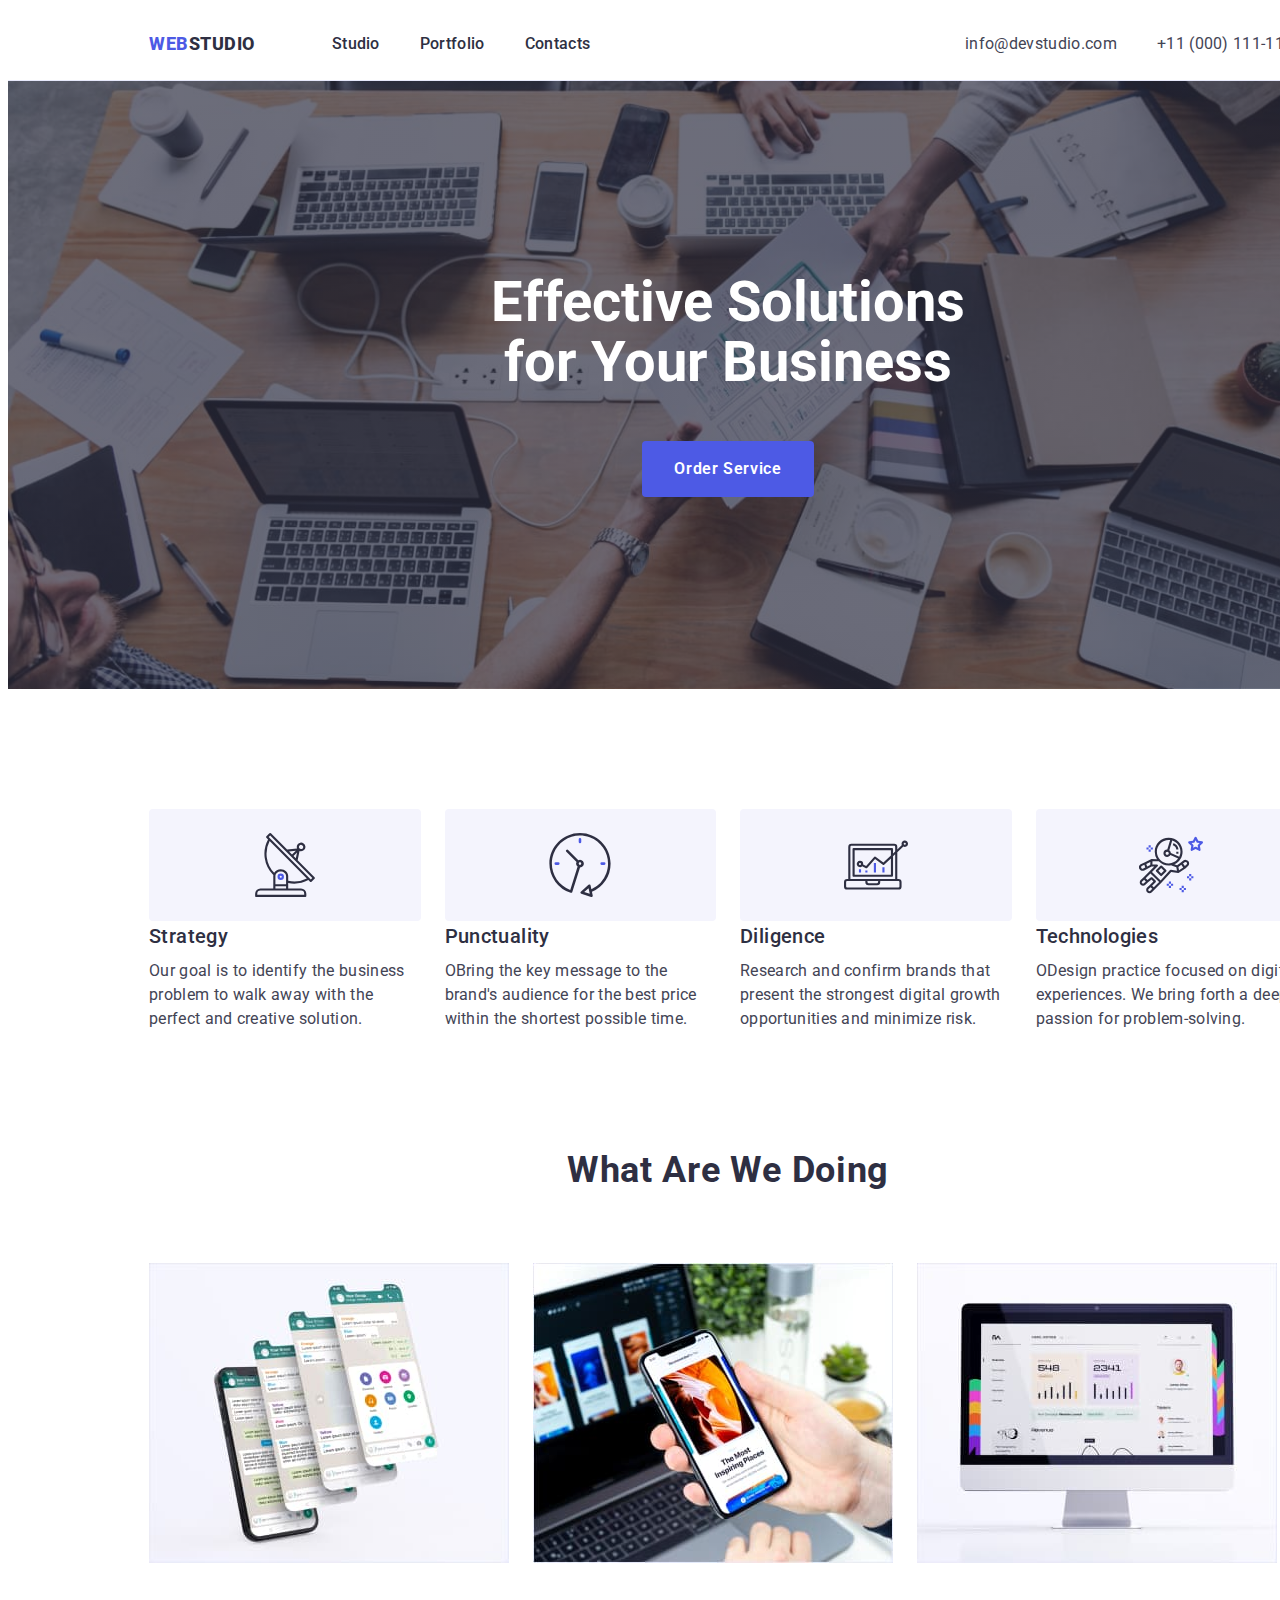
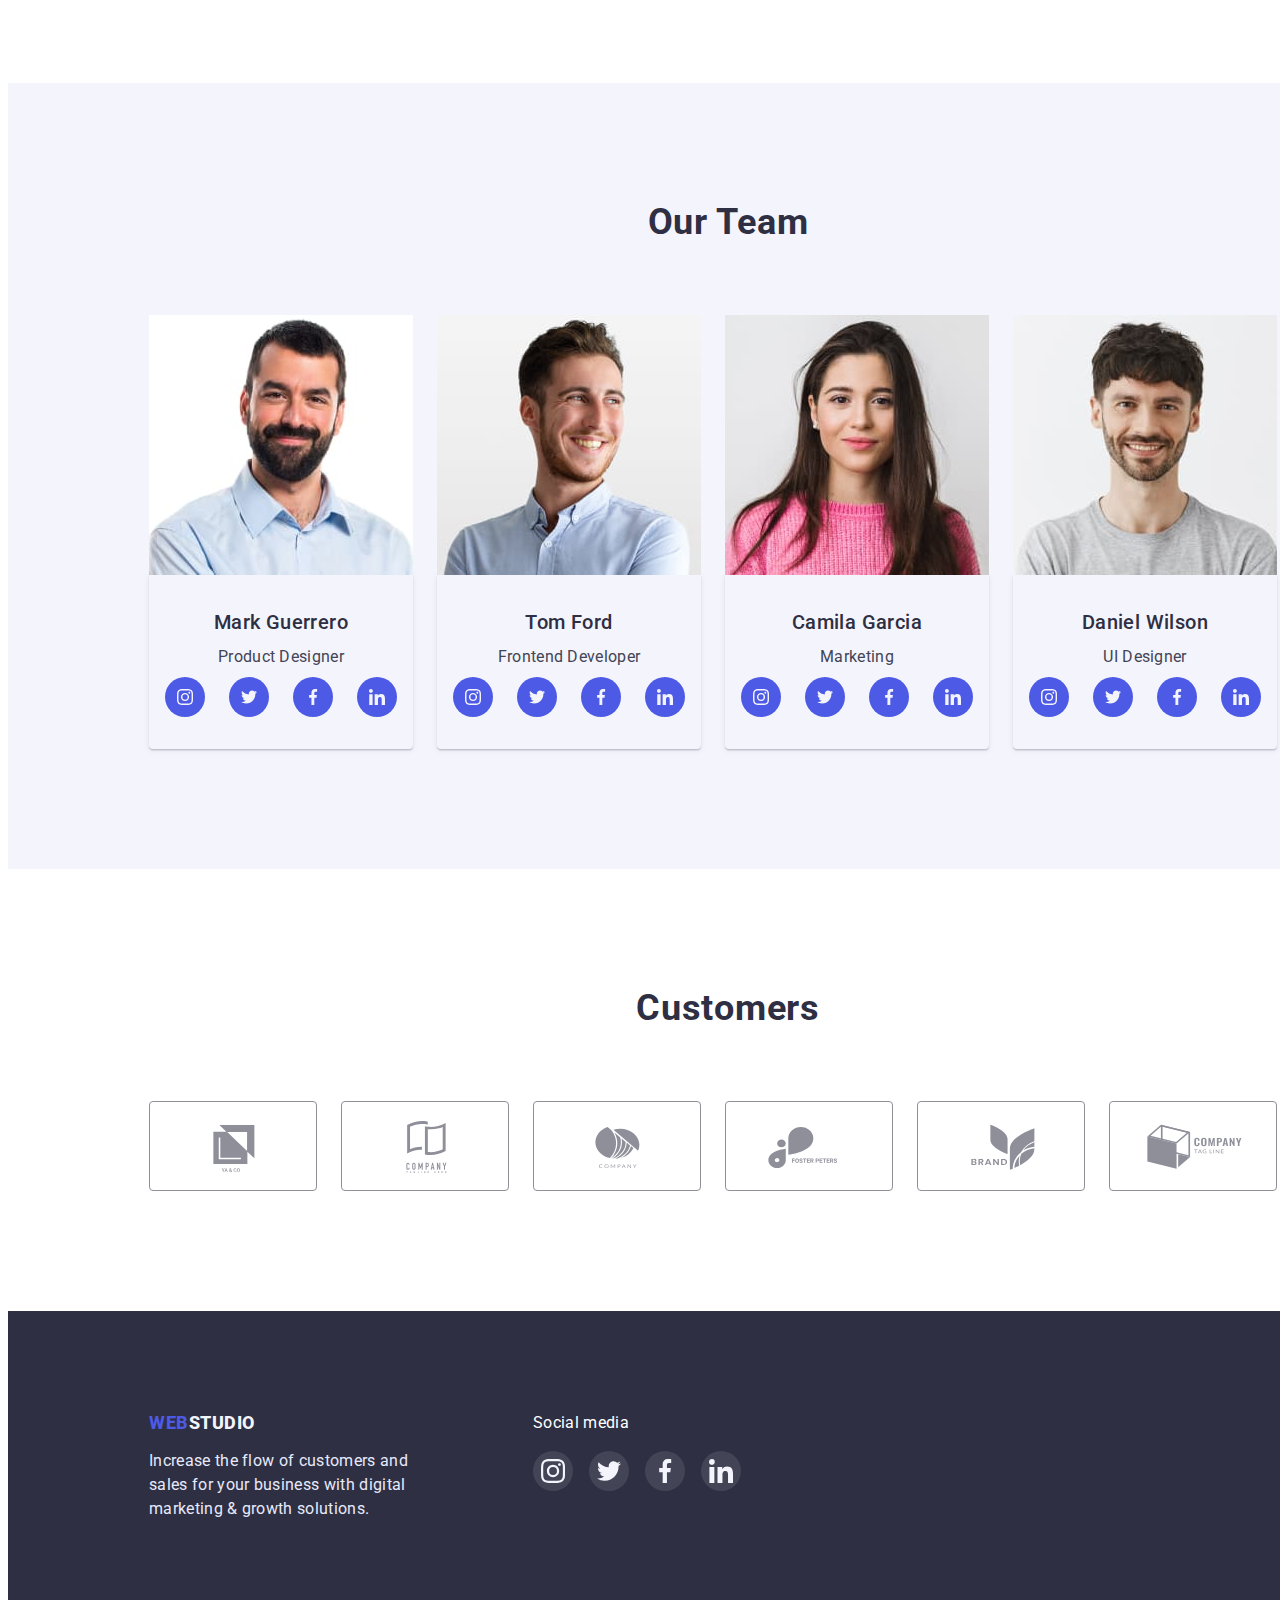
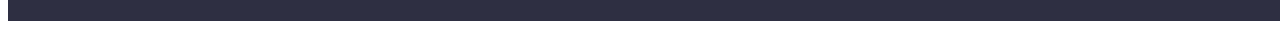
<file: index.html>
<!DOCTYPE html>
<html lang="en">
  <head>
    <meta charset="UTF-8" />
    <meta http-equiv="X-UA-Compatible" content="IE=edge" />
    <meta name="viewport" content="width=device-width, initial-scale=1.0" />
    <title>Web Studio</title>
    <link rel="preconnect" href="https://fonts.googleapis.com" />
    <link rel="preconnect" href="https://fonts.gstatic.com" crossorigin />
    <link
      href="https://fonts.googleapis.com/css2?family=Raleway:wght@800&family=Roboto:wght@400;500;700;900&display=swap"
      rel="stylesheet"
    />
    <link
      rel="stylesheet"
      href="https://cdnjs.cloudflare.com/ajax/libs/modern-normalize/1.1.0/modern-normalize.min.css"
      integrity="sha512-wpPYUAdjBVSE4KJnH1VR1HeZfpl1ub8YT/NKx4PuQ5NmX2tKuGu6U/JRp5y+Y8XG2tV+wKQpNHVUX03MfMFn9Q=="
      crossorigin="anonymous"
      referrerpolicy="no-referrer"
    />
    <link rel="stylesheet" href="./css/styles.css" />
  </head>
  <body>
    <!-- Header -->
    <header class="header">
      <!-- main-nav -->
      <div class="container header-items">
        <nav class="header-nav">
          <a class="link logo" href="./index.html">Web<span class="logo-header">Studio</span></a>
          <ul class="list menu">
            <li class="menu-item">
              <a class="menu-link link corrent" href="./index.html">Studio</a>
            </li>
            <li class="menu-item">
              <a class="menu-link link" href="./portfolio.html">Portfolio</a>
            </li>
            <li class="menu-item">
              <a class="menu-link link" href="#">Contacts</a>
            </li>
          </ul>
        </nav>
        <address class="address">
          <ul class="contacts-header list">
            <li class="contacts-header-item">
              <a class="contacts-header-link link" href="mailto:info@devstudio.com">
                <!-- <svg class="contacts-header-icon">
                  <use href="./images/sprite.svg#icon-email"></use>
                </svg> -->
                info@devstudio.com</a
              >
            </li>
            <li class="contacts-header-item">
              <a class="contacts-header-link link" href="tel:+11(000)111-11-11">
                <!-- <svg class="contacts-header-icon">
                  <use href="./images/sprite.svg#icon-phone"></use>
                </svg> -->
                +11 (000) 111-11-11</a
              >
            </li>
          </ul>
        </address>
      </div>
    </header>

    <!-- Content -->
    <main>
      <!-- Hero -->
      <section class="hero section">
        <div class="container">
          <h1 class="hero-title">Effective Solutions for Your Business</h1>
          <button class="hero-btn" type="button">Order Service</button>
        </div>
      </section>

      <!-- Benefits -->
      <section class="company-benefits section">
        <div class="container">
          <h2 class="hidden-titles">company benefits</h2>
          <ul class="list company-benefits-list">
            <li class="company-benefits-item">
              <div class="benefits-icon-bgr">
                <svg class="benefits-icon">
                  <use href="./images/sprite.svg#icon-antenna"></use>
                </svg>
              </div>
              <h3 class="sub-title benefits-title">Strategy</h3>
              <p class="benefits-description text">
                Our goal is to identify the business problem to walk away with the perfect and
                creative solution.
              </p>
            </li>
            <li class="company-benefits-item">
              <div class="benefits-icon-bgr">
                <svg class="benefits-icon">
                  <use href="./images/sprite.svg#icon-clock"></use>
                </svg>
              </div>
              <h3 class="sub-title benefits-title">Punctuality</h3>
              <p class="benefits-description text">
                OBring the key message to the brand's audience for the best price within the
                shortest possible time.
              </p>
            </li>
            <li class="company-benefits-item">
              <div class="benefits-icon-bgr">
                <svg class="benefits-icon">
                  <use href="./images/sprite.svg#icon-diagram"></use>
                </svg>
              </div>
              <h3 class="sub-title benefits-title">Diligence</h3>
              <p class="benefits-description text">
                Research and confirm brands that present the strongest digital growth opportunities
                and minimize risk.
              </p>
            </li>
            <li class="company-benefits-item">
              <div class="benefits-icon-bgr">
                <svg class="benefits-icon">
                  <use href="./images/sprite.svg#icon-astronaut"></use>
                </svg>
              </div>
              <h3 class="sub-title benefits-title">Technologies</h3>
              <p class="benefits-description text">
                ODesign practice focused on digital experiences. We bring forth a deep passion for
                problem-solving.
              </p>
            </li>
          </ul>
        </div>
      </section>

      <!-- Our works-->
      <section class="company-products section">
        <div class="container">
          <h2 class="section-title">What are we doing</h2>
          <ul class="company-products-list list">
            <li class="company-products-item">
              <img src="./images/our-work/work-1.jpg" alt="img2" width="360" height="300" />
            </li>
            <li class="company-products-item">
              <img src="./images/our-work/work-2.jpg" alt="img3" width="360" height="300" />
            </li>
            <li class="company-products-item">
              <img src="./images/our-work/work.jpg" alt="img1" width="360" height="300" />
            </li>
          </ul>
        </div>
      </section>

      <!-- Our teams -->
      <section class="main-team section">
        <div class="container">
          <h2 class="section-title">Our Team</h2>
          <ul class="list main-team-list">
            <li class="main-team-item">
              <img
                class="main-team-img"
                src="./images/our-team/ProductDesigner.jpg"
                alt="Product Designer"
                width="264"
                height="260"
              />

              <div class="team-discription">
                <h3 class="sub-title">Mark Guerrero</h3>
                <p class="text">Product Designer</p>

                <ul class="list team-social-media-list">
                  <li class="team-social-media-item">
                    <a
                      class="team-social-media-link"
                      href="https://www.instagram.com/"
                      target="_blank"
                      rel="noreferrer noopener"
                    >
                      <svg class="team-social-media-icon">
                        <use href="./images/sprite.svg#icon-instagram"></use>
                      </svg>
                    </a>
                  </li>
                  <li class="team-social-media-item">
                    <a
                      class="team-social-media-link"
                      href="https://twitter.com/"
                      target="_blank"
                      rel="noreferrer noopener"
                    >
                      <svg class="team-social-media-icon">
                        <use href="./images/sprite.svg#icon-twitter"></use>
                      </svg>
                    </a>
                  </li>
                  <li class="team-social-media-item">
                    <a
                      class="team-social-media-link"
                      href="https://www.facebook.com/"
                      target="_blank"
                      rel="noreferrer noopener"
                    >
                      <svg class="team-social-media-icon">
                        <use href="./images/sprite.svg#icon-facebook"></use>
                      </svg>
                    </a>
                  </li>
                  <li class="team-social-media-item">
                    <a
                      class="team-social-media-link"
                      href="https://www.linkedin.com/"
                      target="_blank"
                      rel="noreferrer noopener"
                    >
                      <svg class="team-social-media-icon">
                        <use href="./images/sprite.svg#icon-linkedin"></use>
                      </svg>
                    </a>
                  </li>
                </ul>
              </div>
            </li>
            <li class="main-team-item">
              <img
                class="main-team-img"
                src="./images/our-team/FrontendDeveloper.jpg"
                alt="Frontend Developer"
                width="264"
                height="260"
              />

              <div class="team-discription">
                <h3 class="sub-title">Tom Ford</h3>
                <p class="text">Frontend Developer</p>
                <ul class="list team-social-media-list">
                  <li class="team-social-media-item">
                    <a
                      class="team-social-media-link"
                      href="https://www.instagram.com/"
                      target="_blank"
                      rel="noreferrer noopener"
                    >
                      <svg class="team-social-media-icon">
                        <use href="./images/sprite.svg#icon-instagram"></use>
                      </svg>
                    </a>
                  </li>
                  <li class="team-social-media-item">
                    <a
                      class="team-social-media-link"
                      href="https://twitter.com/"
                      target="_blank"
                      rel="noreferrer noopener"
                    >
                      <svg class="team-social-media-icon">
                        <use href="./images/sprite.svg#icon-twitter"></use>
                      </svg>
                    </a>
                  </li>
                  <li class="team-social-media-item">
                    <a
                      class="team-social-media-link"
                      href="https://www.facebook.com/"
                      target="_blank"
                      rel="noreferrer noopener"
                    >
                      <svg class="team-social-media-icon">
                        <use href="./images/sprite.svg#icon-facebook"></use>
                      </svg>
                    </a>
                  </li>
                  <li class="team-social-media-item">
                    <a
                      class="team-social-media-link"
                      href="https://www.linkedin.com/"
                      target="_blank"
                      rel="noreferrer noopener"
                    >
                      <svg class="team-social-media-icon">
                        <use href="./images/sprite.svg#icon-linkedin"></use>
                      </svg>
                    </a>
                  </li>
                </ul>
              </div>
            </li>
            <li class="main-team-item">
              <img
                class="main-team-img"
                src="./images/our-team/Marketing.jpg"
                alt="Marketing"
                width="264"
                height="260"
              />

              <div class="team-discription">
                <h3 class="sub-title">Camila Garcia</h3>
                <p class="text">Marketing</p>
                <ul class="list team-social-media-list">
                  <li class="team-social-media-item">
                    <a
                      class="team-social-media-link"
                      href="https://www.instagram.com/"
                      target="_blank"
                      rel="noreferrer noopener"
                    >
                      <svg class="team-social-media-icon">
                        <use href="./images/sprite.svg#icon-instagram"></use>
                      </svg>
                    </a>
                  </li>
                  <li class="team-social-media-item">
                    <a
                      class="team-social-media-link"
                      href="https://twitter.com/"
                      target="_blank"
                      rel="noreferrer noopener"
                    >
                      <svg class="team-social-media-icon">
                        <use href="./images/sprite.svg#icon-twitter"></use>
                      </svg>
                    </a>
                  </li>
                  <li class="team-social-media-item">
                    <a
                      class="team-social-media-link"
                      href="https://www.facebook.com/"
                      target="_blank"
                      rel="noreferrer noopener"
                    >
                      <svg class="team-social-media-icon">
                        <use href="./images/sprite.svg#icon-facebook"></use>
                      </svg>
                    </a>
                  </li>
                  <li class="team-social-media-item">
                    <a
                      class="team-social-media-link"
                      href="https://www.linkedin.com/"
                      target="_blank"
                      rel="noreferrer noopener"
                    >
                      <svg class="team-social-media-icon">
                        <use href="./images/sprite.svg#icon-linkedin"></use>
                      </svg>
                    </a>
                  </li>
                </ul>
              </div>
            </li>
            <li class="main-team-item">
              <img
                class="main-team-img"
                src="./images/our-team/UIDesigner.jpg"
                alt="UI Designer"
                width="264"
                height="260"
              />
              <div class="team-discription">
                <h3 class="sub-title">Daniel Wilson</h3>
                <p class="text">UI Designer</p>
                <ul class="list team-social-media-list">
                  <li class="team-social-media-item">
                    <a
                      class="team-social-media-link"
                      href="https://www.instagram.com/"
                      target="_blank"
                      rel="noreferrer noopener"
                    >
                      <svg class="team-social-media-icon">
                        <use href="./images/sprite.svg#icon-instagram"></use>
                      </svg>
                    </a>
                  </li>
                  <li class="team-social-media-item">
                    <a
                      class="team-social-media-link"
                      href="https://twitter.com/"
                      target="_blank"
                      rel="noreferrer noopener"
                    >
                      <svg class="team-social-media-icon">
                        <use href="./images/sprite.svg#icon-twitter"></use>
                      </svg>
                    </a>
                  </li>
                  <li class="team-social-media-item">
                    <a
                      class="team-social-media-link"
                      href="https://www.facebook.com/"
                      target="_blank"
                      rel="noreferrer noopener"
                    >
                      <svg class="team-social-media-icon">
                        <use href="./images/sprite.svg#icon-facebook"></use>
                      </svg>
                    </a>
                  </li>
                  <li class="team-social-media-item">
                    <a
                      class="team-social-media-link"
                      href="https://www.linkedin.com/"
                      target="_blank"
                      rel="noreferrer noopener"
                    >
                      <svg class="team-social-media-icon">
                        <use href="./images/sprite.svg#icon-linkedin"></use>
                      </svg>
                    </a>
                  </li>
                </ul>
              </div>
            </li>
          </ul>
        </div>
      </section>

      <!-- Customers -->
      <section class="section customers">
        <div class="container">
          <h2 class="section-title">Customers</h2>
          <ul class="customers-list list">
            <li class="customers-item">
              <a href="" class="customers-link">
                <svg class="customers-icon">
                  <use href="./images/sprite.svg#icon-company-1"></use>
                </svg>
              </a>
            </li>
            <li class="customers-item">
              <a href="" class="customers-link">
                <svg class="customers-icon">
                  <use href="./images/sprite.svg#icon-company-2"></use>
                </svg>
              </a>
            </li>
            <li class="customers-item">
              <a href="" class="customers-link">
                <svg class="customers-icon">
                  <use href="./images/sprite.svg#icon-company-3"></use>
                </svg>
              </a>
            </li>
            <li class="customers-item">
              <a href="" class="customers-link">
                <svg class="customers-icon">
                  <use href="./images/sprite.svg#icon-company-4"></use>
                </svg>
              </a>
            </li>
            <li class="customers-item">
              <a href="" class="customers-link">
                <svg class="customers-icon">
                  <use href="./images/sprite.svg#icon-company-5"></use>
                </svg>
              </a>
            </li>
            <li class="customers-item">
              <a href="" class="customers-link">
                <svg class="customers-icon">
                  <use href="./images/sprite.svg#icon-company-6"></use>
                </svg>
              </a>
            </li>
          </ul>
        </div>
      </section>
    </main>

    <!-- Footer -->
    <footer class="footer">
      <div class="container footer-content">
        <div>
          <a href="./index.html" class="logo link">Web<span class="logo-footer">Studio</span></a>
          <p class="text-footer">
            Increase the flow of customers and sales for your business with digital marketing &
            growth solutions.
          </p>
        </div>
        <div>
          <p class="footer-social-media-text text">Social media</p>
          <ul class="list footer-social-media-list">
            <li class="footer-social-mebia-item">
              <a
                class="footer-social-media-link"
                href="https://www.instagram.com/"
                target="_blank"
                rel="noreferrer noopener"
              >
                <svg class="footer-social-media-icon">
                  <use href="./images/sprite.svg#icon-instagram"></use>
                </svg>
              </a>
            </li>
            <li class="footer-social-mebia-item">
              <a
                class="footer-social-media-link"
                href="https://twitter.com/"
                target="_blank"
                rel="noreferrer noopener"
              >
                <svg class="footer-social-media-icon">
                  <use href="./images/sprite.svg#icon-twitter"></use>
                </svg>
              </a>
            </li>

            <li class="footer-social-mebia-item">
              <a
                class="footer-social-media-link"
                href="https://www.facebook.com/"
                target="_blank"
                rel="noreferrer noopener"
              >
                <svg class="footer-social-media-icon">
                  <use href="./images/sprite.svg#icon-facebook"></use>
                </svg>
              </a>
            </li>
            <li class="footer-social-mebia-item">
              <a
                class="footer-social-media-link"
                href="https://www.linkedin.com/"
                target="_blank"
                rel="noreferrer noopener"
              >
                <svg class="footer-social-media-icon">
                  <use href="./images/sprite.svg#icon-linkedin"></use>
                </svg>
              </a>
            </li>
          </ul>
        </div>
      </div>
    </footer>
  </body>
</html>
</file>
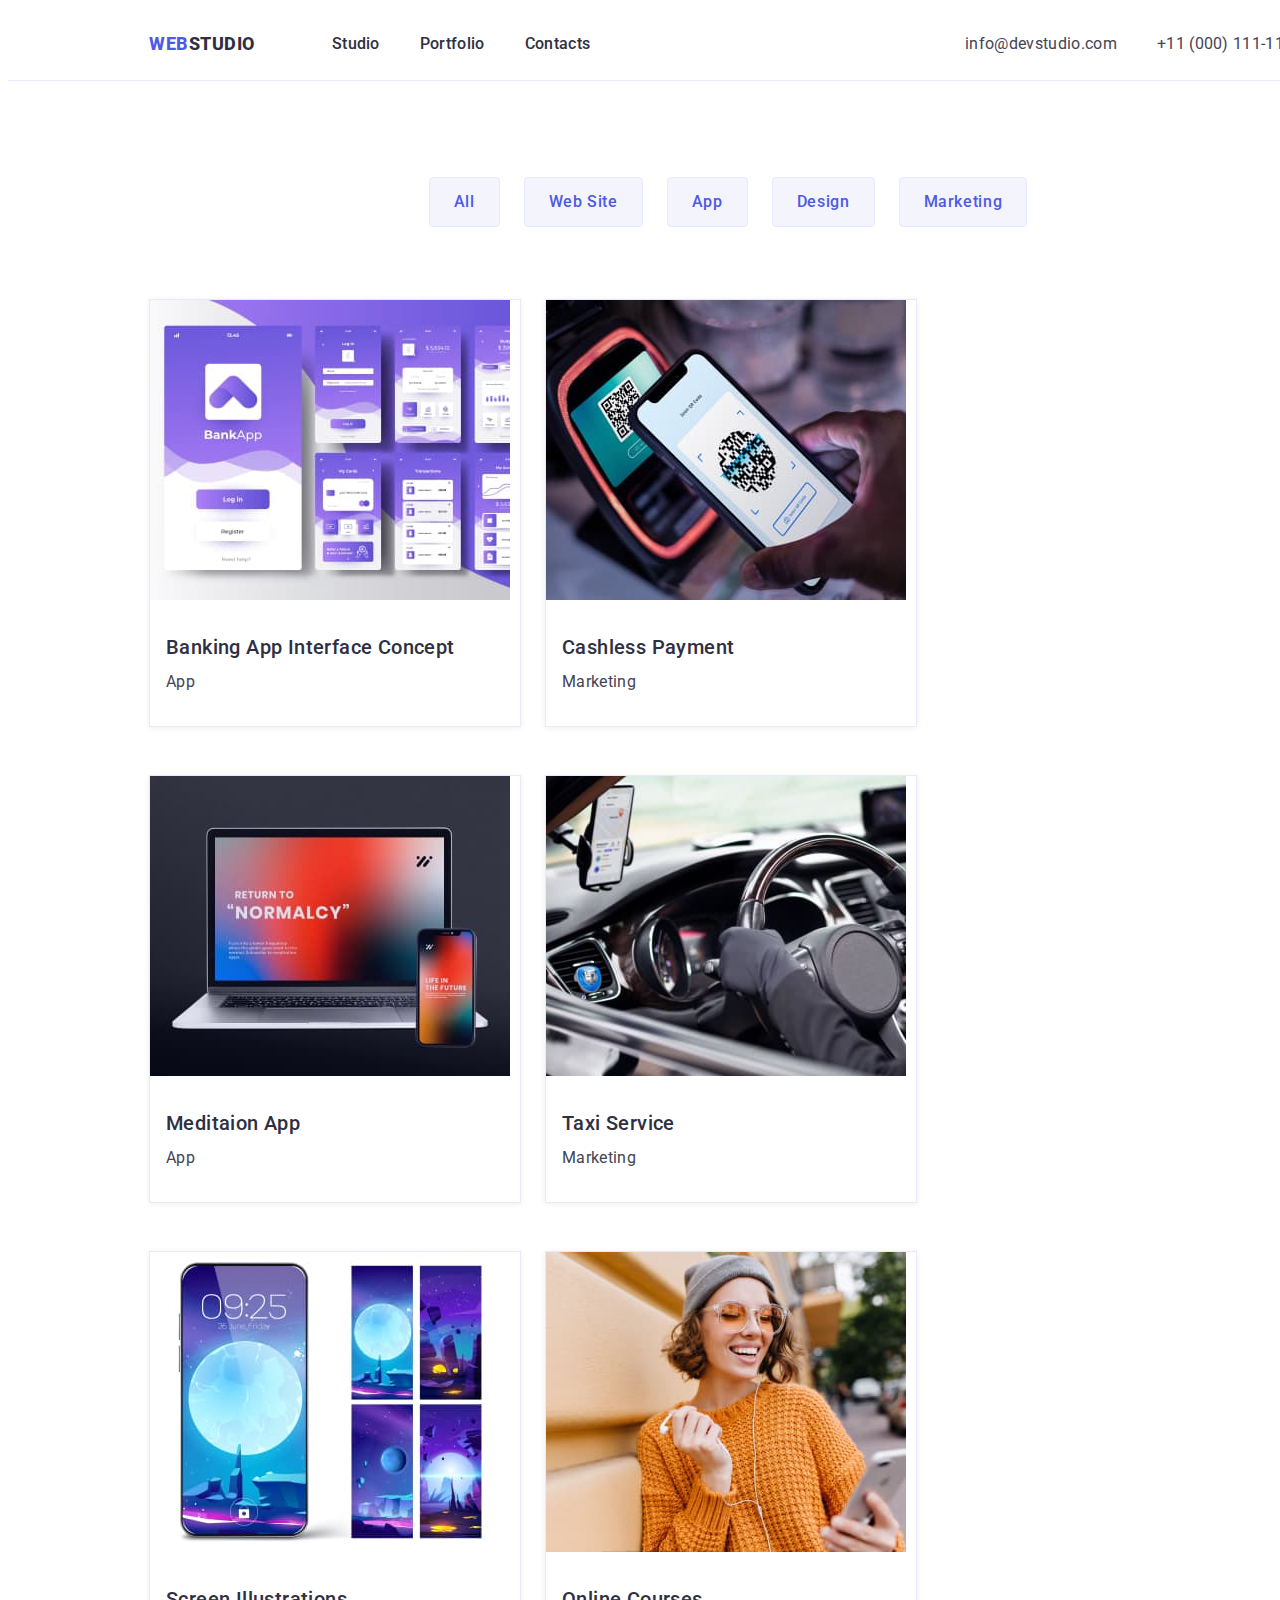
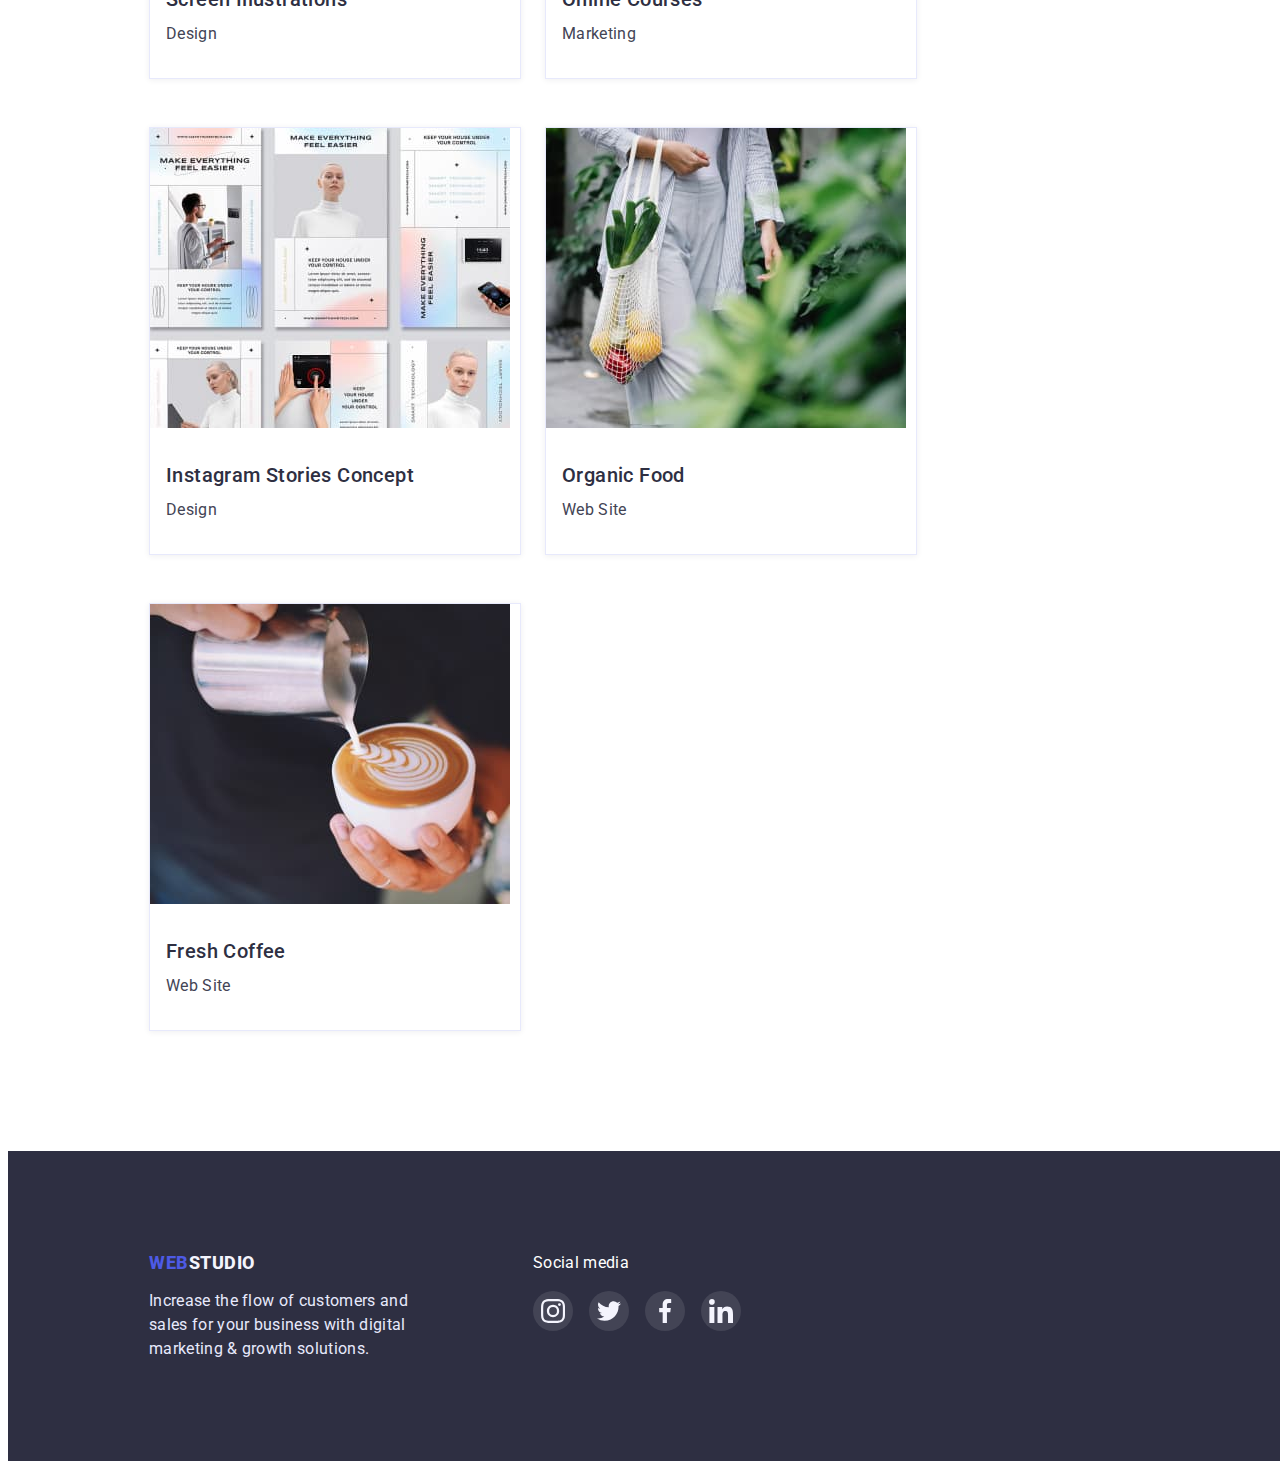
<file: portfolio.html>
<!DOCTYPE html>
<html lang="en">
  <head>
    <meta charset="UTF-8" />
    <meta http-equiv="X-UA-Compatible" content="IE=edge" />
    <meta name="viewport" content="width=device-width, initial-scale=1.0" />
    <title>Portfolio</title>
    <link rel="preconnect" href="https://fonts.googleapis.com" />
    <link rel="preconnect" href="https://fonts.gstatic.com" crossorigin />
    <link
      href="https://fonts.googleapis.com/css2?family=Raleway:wght@800&family=Roboto:wght@400;500;700;900&display=swap"
      rel="stylesheet"
    />
    <link
      rel="stylesheet"
      href="https://cdnjs.cloudflare.com/ajax/libs/modern-normalize/1.1.0/modern-normalize.min.css"
      integrity="sha512-wpPYUAdjBVSE4KJnH1VR1HeZfpl1ub8YT/NKx4PuQ5NmX2tKuGu6U/JRp5y+Y8XG2tV+wKQpNHVUX03MfMFn9Q=="
      crossorigin="anonymous"
      referrerpolicy="no-referrer"
    />
    <link rel="stylesheet" href="./css/styles.css" />
  </head>
  <body>
    <!-- Header -->
    <header class="header">
      <!-- main-nav -->
      <div class="container header-items">
        <nav class="header-nav">
          <a class="link logo" href="./index.html">Web<span class="logo-header">Studio</span></a>
          <ul class="list menu">
            <li class="menu-item">
              <a class="menu-link link corrent" href="./index.html">Studio</a>
            </li>
            <li class="menu-item">
              <a class="menu-link link" href="./portfolio.html">Portfolio</a>
            </li>
            <li class="menu-item">
              <a class="menu-link link" href="#">Contacts</a>
            </li>
          </ul>
        </nav>
        <address class="address">
          <ul class="contacts-header list">
            <li class="contacts-header-item">
              <a class="contacts-header-link link" href="mailto:info@devstudio.com">
                <!-- <svg class="contacts-header-icon">
                  <use href="./images/sprite.svg#icon-email"></use>
                </svg> -->
                info@devstudio.com</a
              >
            </li>
            <li class="contacts-header-item">
              <a class="contacts-header-link link" href="tel:+11(000)111-11-11">
                <!-- <svg class="contacts-header-icon">
                  <use href="./images/sprite.svg#icon-phone"></use>
                </svg> -->
                +11 (000) 111-11-11</a
              >
            </li>
          </ul>
        </address>
      </div>
    </header>
    <main>
      <section class="portfolio section">
        <div class="container">
          <h1 class="hidden-titles">portfolio</h1>
          <ul class="btn-filter-list list">
            <li class="btn-filter-item"><button class="filter-btns" type="button">All</button></li>
            <li class="btn-filter-item">
              <button class="filter-btns" type="button">Web Site</button>
            </li>
            <li class="btn-filter-item"><button class="filter-btns" type="button">App</button></li>
            <li class="btn-filter-item">
              <button class="filter-btns" type="button">Design</button>
            </li>
            <li class="btn-filter-item">
              <button class="filter-btns" type="button">Marketing</button>
            </li>
          </ul>
          <ul class="list portfolio-list">
            <li class="portfolio-item">
              <a class="link" href="">
                <img
                  class="portfolio-img"
                  src="./images/portfolio/banking-app-interface-concept.jpg"
                  alt="banking app interface concept"
                  wight="360"
                  height="300"
                />
                <div class="portfolio-description">
                  <h2 class="sub-title">Banking App Interface Concept</h2>

                  <p class="text">App</p>
                </div>
              </a>
            </li>
            <li class="portfolio-item">
              <a class="link" href="">
                <img
                  class="portfolio-img"
                  src="./images/portfolio/cashless-payment.jpg"
                  alt="cashless payment"
                  wight="360"
                  height="300"
                />
                <div class="portfolio-description">
                  <h2 class="sub-title">Cashless Payment</h2>

                  <p class="text">Marketing</p>
                </div>
              </a>
            </li>
            <li class="portfolio-item">
              <a class="link" href="">
                <img
                  class="portfolio-img"
                  src="./images/portfolio/meditaion-app.jpg"
                  alt="meditaion app"
                  wight="360"
                  height="300"
                />
                <div class="portfolio-description">
                  <h2 class="sub-title">Meditaion App</h2>

                  <p class="text">App</p>
                </div>
              </a>
            </li>
            <li class="portfolio-item">
              <a class="link" href="">
                <img
                  class="portfolio-img"
                  src="./images/portfolio/taxi-service.jpg"
                  alt="taxi service"
                  wight="360"
                  height="300"
                />
                <div class="portfolio-description">
                  <h2 class="sub-title">Taxi Service</h2>

                  <p class="text">Marketing</p>
                </div>
              </a>
            </li>
            <li class="portfolio-item">
              <a class="link" href="">
                <img
                  class="portfolio-img"
                  src="./images/portfolio/screen-illustrations.jpg"
                  alt="screen illustrations"
                  wight="360"
                  height="300"
                />
                <div class="portfolio-description">
                  <h2 class="sub-title">Screen Illustrations</h2>

                  <p class="text">Design</p>
                </div>
              </a>
            </li>
            <li class="portfolio-item">
              <a class="link" href="">
                <img
                  class="portfolio-img"
                  src="./images/portfolio/online-courses.jpg"
                  alt="online courses"
                  wight="360"
                  height="300"
                />
                <div class="portfolio-description">
                  <h2 class="sub-title">Online Courses</h2>

                  <p class="text">Marketing</p>
                </div>
              </a>
            </li>
            <li class="portfolio-item">
              <a class="link" href="">
                <img
                  class="portfolio-img"
                  src="./images/portfolio/instagram-stories-oncept.jpg"
                  wight="360"
                  height="300"
                  alt="instagram stories oncept"
                />
                <div class="portfolio-description">
                  <h2 class="sub-title">Instagram Stories Concept</h2>

                  <p class="text">Design</p>
                </div>
              </a>
            </li>
            <li class="portfolio-item">
              <a class="link" href="">
                <img
                  class="portfolio-img"
                  src="./images/portfolio/organic-food.jpg"
                  alt="organic food"
                  wight="360"
                  height="300"
                />
                <div class="portfolio-description">
                  <h2 class="sub-title">Organic Food</h2>

                  <p class="text">Web Site</p>
                </div>
              </a>
            </li>
            <li class="portfolio-item">
              <a class="link" href="">
                <img
                  class="portfolio-img"
                  src="./images/portfolio/fresh-coffee.jpg"
                  alt="fresh coffee"
                  wight="360"
                  height="300"
                />
                <div class="portfolio-description">
                  <h2 class="sub-title">Fresh Coffee</h2>

                  <p class="text">Web Site</p>
                </div>
              </a>
            </li>
          </ul>
        </div>
      </section>
    </main>
    <!-- Footer -->
    <footer class="footer">
      <div class="container footer-content">
        <div>
          <a href="./index.html" class="logo link">Web<span class="logo-footer">Studio</span></a>
          <p class="text-footer">
            Increase the flow of customers and sales for your business with digital marketing &
            growth solutions.
          </p>
        </div>
        <div>
          <p class="footer-social-media-text text">Social media</p>
          <ul class="list footer-social-media-list">
            <li class="footer-social-mebia-item">
              <a
                class="footer-social-media-link"
                href="https://www.instagram.com/"
                target="_blank"
                rel="noreferrer noopener"
              >
                <svg class="footer-social-media-icon">
                  <use href="./images/sprite.svg#icon-instagram"></use>
                </svg>
              </a>
            </li>
            <li class="footer-social-mebia-item">
              <a
                class="footer-social-media-link"
                href="https://twitter.com/"
                target="_blank"
                rel="noreferrer noopener"
              >
                <svg class="footer-social-media-icon">
                  <use href="./images/sprite.svg#icon-twitter"></use>
                </svg>
              </a>
            </li>

            <li class="footer-social-mebia-item">
              <a
                class="footer-social-media-link"
                href="https://www.facebook.com/"
                target="_blank"
                rel="noreferrer noopener"
              >
                <svg class="footer-social-media-icon">
                  <use href="./images/sprite.svg#icon-facebook"></use>
                </svg>
              </a>
            </li>
            <li class="footer-social-mebia-item">
              <a
                class="footer-social-media-link"
                href="https://www.linkedin.com/"
                target="_blank"
                rel="noreferrer noopener"
              >
                <svg class="footer-social-media-icon">
                  <use href="./images/sprite.svg#icon-linkedin"></use>
                </svg>
              </a>
            </li>
          </ul>
        </div>
      </div>
    </footer>
  </body>
</html>
</file>
<file: css/styles.css>
:root {
  --primary-accent-color: #4d5ae5;
  --primary-accent-color-hover: #404bbf;
  --secondary-accent-color: #31d0aa;

  --primary-text-color-dark: #434455;
  --secondary-text-color-dark: #000000;
  --primary-text-color-light: #e7e9fc;
  --secondary-text-color-light: #ffffff;

  --primary-title-color-dark: #2e2f42;
  --secondary-title-color-dark: #000000;
  --primary-title-color-light: #ffffff;
  --secondary-title-color-light: #f4f4fd;

  --primary-background-color-light: #ffffff;
  --secondary-background-color-light: #f4f4fd;
  --primary-background-color-dark: #2e2f42;

  --primary-font: 'Roboto', sans-serif;
  --secondary-font: 'Raleway', sans-serif;

  --outline-pri: 1px solid rgb(150, 255, 0);
}
/* standard settings */
h1,
h2,
h3,
h4,
h5,
h6,
p {
  margin-top: 0;
  margin-bottom: 0;
}
ul,
ol {
  margin-top: 0;
  margin-bottom: 0;
  padding-left: 0;
}
img {
  display: block;
}
address {
  font-style: normal;
}
button {
  cursor: pointer;
}
body {
  min-width: 1440px;

  background-color: var(--primary-background-color-light);
  color: var(--primary-text-color-dark);
  font-family: var(--primary-font);
  font-size: 16px;
}
.list {
  list-style: none;
}
.link {
  text-decoration: none;
}
.hidden-titles {
  display: none;
}
/* ================== Компоненти ================== */
.container {
  width: 1158px;
  padding-left: 15px;
  padding-right: 15px;
  margin-left: auto;
  margin-right: auto;
}
/* .container * {
  outline: var(--outline-pri);
} */
.sub-title {
  color: var(--primary-title-color-dark);
  font-size: 20px;
  font-weight: 500;

  line-height: 1.5;
  letter-spacing: 0.02em;
}
.text {
  color: var(--primary-text-color-dark);
  line-height: 1.5;
  letter-spacing: 0.02em;
}
.section-title {
  color: var(--primary-title-color-dark);
  text-align: center;
  font-size: 36px;
  line-height: 1.11;
  letter-spacing: 0.02em;
  text-transform: capitalize;
}
.section {
  padding-top: 120px;
  padding-bottom: 120px;
}
/* ================== /Компоненти ================== */

/* ================== Шапка ================== */
.header {
  border-bottom: 1px solid var(--primary-text-color-light);
  /* padding-top: 24px; */
  /* padding-bottom: 24px; */
  max-width: 1440px;
  margin-left: auto;
  margin-right: auto;
}

/* Логотип */

.logo {
  display: inline-block;
  padding-top: 24px;
  padding-bottom: 24px;
  margin-right: 77px;
  color: var(--primary-accent-color);
  font-family: var(--secondary-font-title);
  font-weight: 800;
  font-size: 18px;
  line-height: 1.33;
  letter-spacing: 0.03em;
  text-transform: uppercase;
}
.logo-header {
  color: var(--primary-title-color-dark);
}
.logo-footer {
  color: var(--secondary-background-color-light);
}
/* Навігація */
.header-items {
  display: flex;
}
.header-nav {
  display: flex;
  align-items: center;
}
.menu {
  display: flex;
  gap: 40px;
}

.menu-link {
  display: inline-block;
  padding-top: 24px;
  padding-bottom: 24px;
  color: var(--primary-title-color-dark);
  font-weight: 500;
  line-height: 1.5;
  letter-spacing: 0.02em;
}

/* .menu-link::after,
.menu-link::after {
  display: none;
  content: '';
  background: var(--primary-accent-color-hover);
  border-radius: 2px;
  width: 100%;
  height: 4px;
  margin-top: 24px;
}

.menu-link:hover::after,
.menu-link:focus::after {
  display: block;
}

.corrent {
  color: var(--primary-accent-color);
}
.corrent::after {
  display: block;
  content: '';
  background: var(--primary-accent-color-hover);
  border-radius: 2px;
  width: 100%;
  height: 4px;
  margin-top: 24px;
} */

.menu-link:hover,
.menu-link:focus {
  color: var(--primary-accent-color);
}

.menu-link:active {
  color: var(--primary-accent-color);
}
/* Контакти */
.address {
  margin-left: auto;
}
.contacts-header {
  display: flex;
  gap: 40px;
}

.contacts-header-icon {
  width: 16px;
  height: 16px;
  fill: currentColor;
}

.contacts-header-link {
  display: flex;
  align-items: center;
  gap: 10px;
  padding-top: 24px;
  padding-bottom: 24px;

  color: var(--primary-text-color-dark);
  line-height: 1.5;
  letter-spacing: 0.02em;
}
.contacts-header-link:hover,
.contacts-header-link:focus {
  color: var(--primary-accent-color);
}
/* ================== /Шапка ================== */

/* ================== Контент ================== */

/* Hero Контент */

.hero {
  max-width: 1440px;
  margin-left: auto;
  margin-right: auto;
  background-image: linear-gradient(rgba(46, 47, 66, 0.7), rgba(46, 47, 66, 0.7)),
    url(../images/background/people-office.jpg);
  background-repeat: no-repeat;
  background-position: center;
  background-size: cover;

  padding-top: 192px;
  padding-bottom: 192px;
}
.hero-title {
  width: 492px;
  margin-bottom: 48px;
  margin-right: auto;
  margin-left: auto;

  color: var(--primary-title-color-light);
  font-size: 56px;
  font-weight: 700;
  line-height: 1.07;
}
.hero {
  text-align: center;
}
.hero-btn {
  border: none;
  background-color: var(--primary-accent-color);
  /* box-shadow: 0px 4px 4px rgba(0, 0, 0, 0.15); */
  border-radius: 4px;

  padding: 16px 32px;
  min-width: 170px;

  font-family: var(--primary-font-title);
  font-weight: 600;
  font-size: 16px;
  color: var(--primary-title-color-light);
  line-height: 1.5;
  letter-spacing: 0.04em;
}
.hero-btn:hover,
.hero-btn:focus {
  box-shadow: 0px 4px 4px rgba(0, 0, 0, 0.15);
  background: #404bbf;
}
/* /Hero Контент */

/* benefits Контент */
.benefits-icon-bgr {
  display: flex;
  justify-content: center;
  align-items: center;
  height: 112px;
  border-radius: 4px;
  background-color: var(--secondary-background-color-light);
}
.benefits-icon {
  width: 64px;
  height: 64px;
}

.company-benefits {
  padding-bottom: 0;
}
.benefits-title {
  margin-bottom: 8px;
}
.company-benefits-list {
  display: flex;
  gap: 24px;
}
.company-benefits-item {
  flex-basis: calc((100% - 3 * 24px) / 4);
}
/* /benefits Контент */
/* products Контент */
.company-products .section-title {
  margin-bottom: 72px;
}
.company-products-list {
  display: flex;
  gap: 24px;
}
/* /products Контент */

/* main-team Контент */

.main-team {
  background-color: var(--secondary-background-color-light);
  max-width: 1440px;
  margin-left: auto;
  margin-right: auto;
}
.main-team .section-title {
  margin-bottom: 72px;
}
.team-discription {
  box-shadow: 0px 1px 6px rgba(46, 47, 66, 0.08), 0px 1px 1px rgba(46, 47, 66, 0.16),
    0px 2px 1px rgba(46, 47, 66, 0.08);
  border-radius: 0px 0px 4px 4px;
  padding-top: 32px;
  padding-bottom: 32px;
  text-align: center;
}
.team-social-media-item {
  width: 40px;
}

.team-social-media-link {
  height: 40px;
  display: flex;
  justify-content: center;
  align-items: center;
  background-color: var(--primary-accent-color);
  border-radius: 50%;
}
.team-social-media-link:hover,
.team-social-media-link:focus {
  background-color: var(--primary-accent-color-hover);
}

.team-social-media-list {
  display: flex;
  justify-content: center;
  gap: 24px;
  margin-top: 8px;
}
.team-social-media-icon {
  width: 16px;
  height: 16px;
  fill: #f4f4fd;
}
.main-team-list {
  display: flex;
  gap: 24px;
}
.team-discription .sub-title {
  margin-bottom: 8px;
}
/* main-team Контент */

.customers .section-title {
  margin-bottom: 72px;
}
.customers-list {
  display: flex;
  gap: 24px;
}

.customers-icon {
  width: 104px;
  height: 56px;

  fill: #8e8f99;
}

.customers-item {
  width: 168px;
}

.customers-link {
  border: 1px solid #8e8f99;
  border-radius: 4px;
  height: 88px;
  display: flex;
  justify-content: center;
  align-items: center;
}

.customers-link:hover,
.customers-link:focus {
  border-color: var(--primary-accent-color-hover);
}
.customers-link:hover .customers-icon,
.customers-link:focus .customers-icon {
  fill: var(--primary-accent-color-hover);
}

/* ================== /Контент ================== */

/* ================== Футер ================== */
.footer {
  padding-top: 100px;
  padding-bottom: 100px;
  background-color: var(--primary-background-color-dark);
  max-width: 1440px;
  margin-left: auto;
  margin-right: auto;
}
.text-footer {
  width: 264px;
  margin-top: 14px;
  line-height: 1.5;
  letter-spacing: 0.02em;
  color: var(--primary-text-color-light);
}
.footer .logo {
  margin-right: 0;
  padding-top: 0;
  padding-bottom: 0;
}
.footer-content {
  display: flex;
  gap: 120px;
}

.footer-social-media-list {
  display: flex;
  gap: 16px;
}

.footer-social-media-icon {
  width: 24px;
  height: 24px;
  fill: #f4f4fd;
}
.footer-social-mebia-item {
  width: 40px;
}

.footer-social-media-link {
  display: flex;
  justify-content: center;
  align-items: center;

  height: 40px;
  border-radius: 50%;
  background-color: rgba(255, 255, 255, 0.1);
}
.footer-social-media-link:hover,
.footer-social-media-link:focus {
  background-color: var(--secondary-accent-color);
}

.footer-social-media-text {
  margin-bottom: 16px;
  color: var(--secondary-text-color-light);
}

/* ================== /Футер ================== */

/* ================== Портфоліо ================== */

.portfolio {
  padding-top: 96px;
}

/* Кнопки фільтра */
.btn-filter-list {
  display: flex;
  justify-content: center;
  gap: 24px;
  margin-bottom: 72px;
}

.filter-btns {
  border: 1px solid #e7e9fc;
  border-radius: 4px;
  padding-left: 24px;
  padding-right: 24px;
  padding-top: 12px;
  padding-bottom: 12px;

  background-color: var(--secondary-background-color-light);

  font-family: var(--primary-font-title);
  font-weight: 500;
  font-size: 16px;
  line-height: 1.5;
  letter-spacing: 0.04em;
  color: var(--primary-accent-color);
}
.filter-btns:hover,
.filter-btns:focus {
  border: 1px solid var(--primary-accent-color-hover);
  color: var(--primary-title-color-light);
  background-color: var(--primary-accent-color-hover);
  box-shadow: 0px 3px 1px rgba(0, 0, 0, 0.1), 0px 2px 1px rgba(0, 0, 0, 0.08),
    0px 2px 2px rgba(0, 0, 0, 0.12);
}
/* /Кнопки фільтра */

.portfolio-list {
  display: flex;
  flex-wrap: wrap;
  row-gap: 48px;
  column-gap: 24px;
}
.portfolio-item {
  width: calc((100% - 2 * 24px) / 3);
  border: 1px solid #e7e9fc;
  box-shadow: 0px 1px 6px rgba(46, 47, 66, 0.08);
}
.portfolio-item:hover,
.portfolio-item:focus {
  /* border: 1px solid #f4f4fd; */
  box-shadow: 0px 1px 6px rgba(46, 47, 66, 0.08), 0px 1px 1px rgba(46, 47, 66, 0.16),
    0px 2px 1px rgba(46, 47, 66, 0.08);
}

.portfolio-item .sub-title {
  margin-bottom: 8px;
}

.portfolio-description {
  padding-bottom: 32px;
  padding-left: 16px;
  padding-top: 32px;
}

/* ================== /Портфоліо ================== */
</file>
